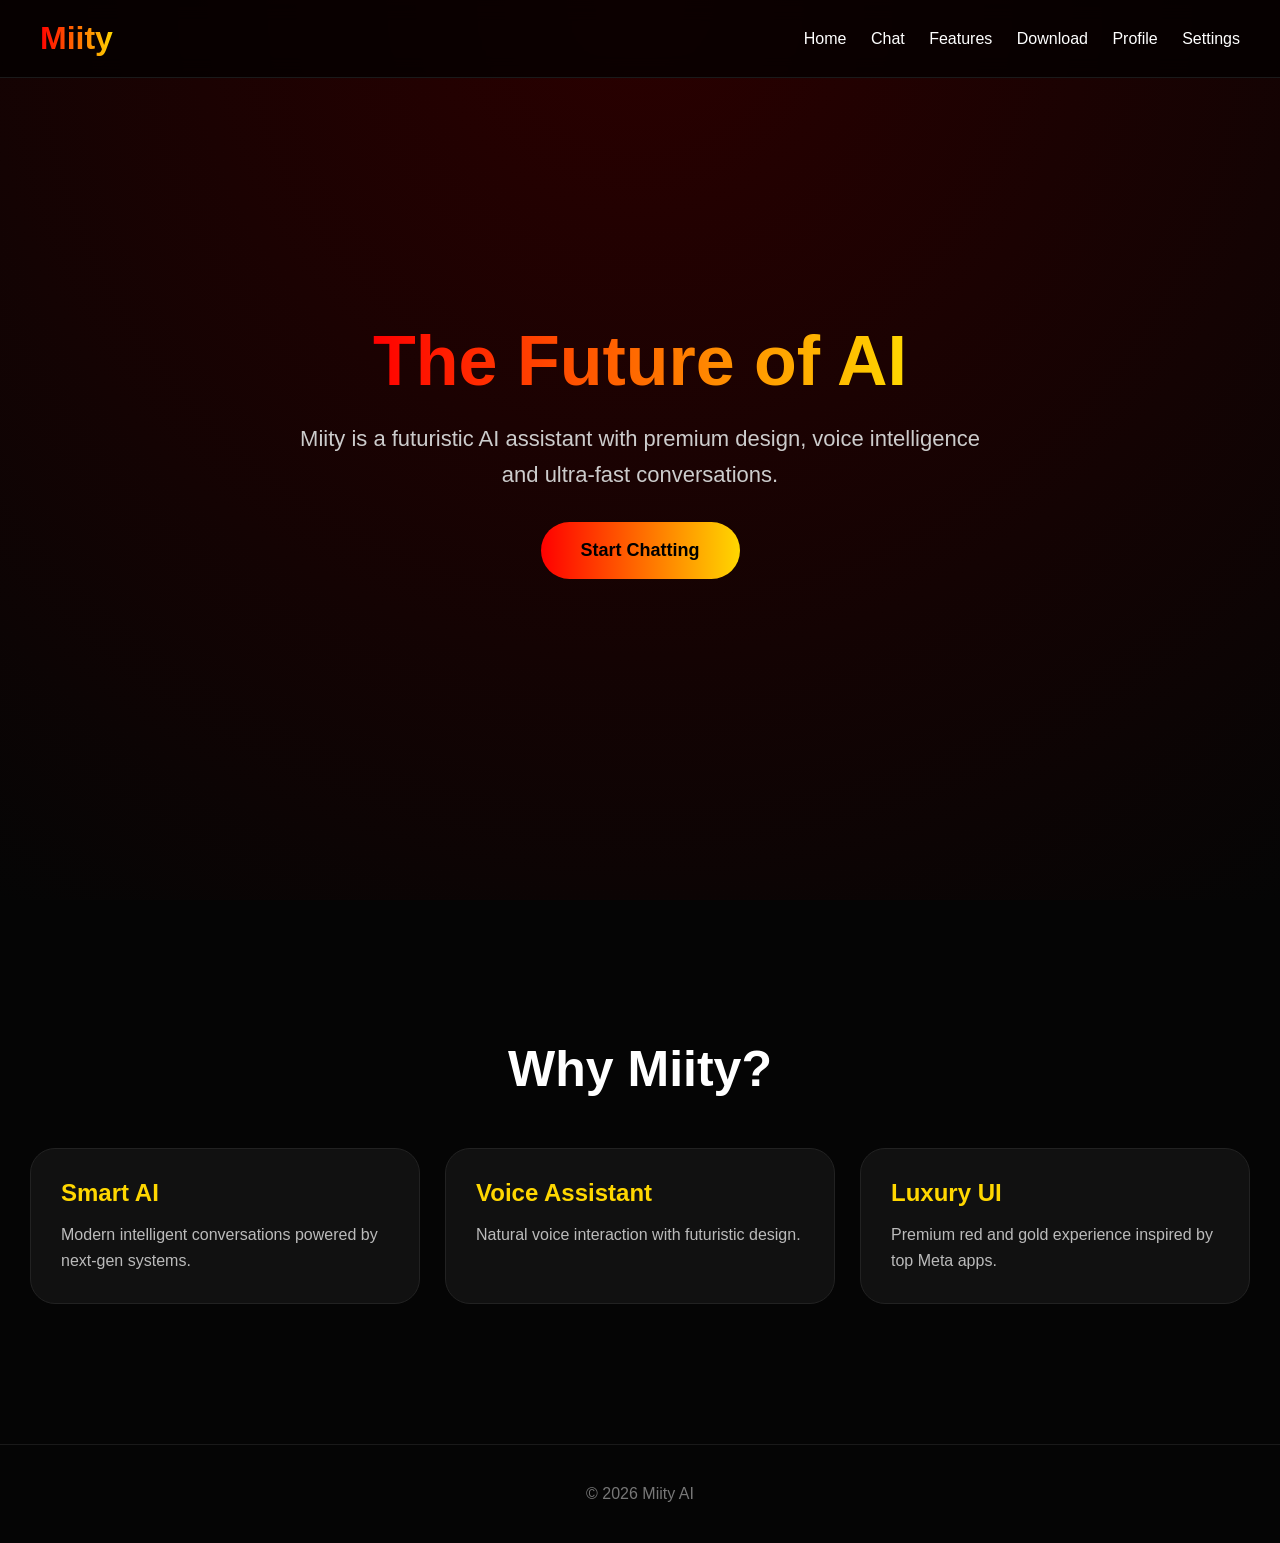
<file: index.html>
<!DOCTYPE html>
<html lang="en">
<head>
<meta charset="UTF-8">
<meta name="viewport" content="width=device-width, initial-scale=1.0">
<title>Miity AI</title>
<link rel="stylesheet" href="style.css">
</head>

<body>

<header>

<div class="logo">Miity</div>

<nav>
<a href="index.html">Home</a>
<a href="chat.html">Chat</a>
<a href="features.html">Features</a>
<a href="download.html">Download</a>
<a href="profile.html">Profile</a>
<a href="settings.html">Settings</a>
</nav>

</header>

<section class="hero">

<h1>The Future of AI</h1>

<p>
Miity is a futuristic AI assistant with premium design,
voice intelligence and ultra-fast conversations.
</p>

<button class="btn" onclick="location.href='chat.html'">
Start Chatting
</button>

</section>

<section class="section">

<h1 class="title">Why Miity?</h1>

<div class="cards">

<div class="card">
<h2>Smart AI</h2>
<p>Modern intelligent conversations powered by next-gen systems.</p>
</div>

<div class="card">
<h2>Voice Assistant</h2>
<p>Natural voice interaction with futuristic design.</p>
</div>

<div class="card">
<h2>Luxury UI</h2>
<p>Premium red and gold experience inspired by top Meta apps.</p>
</div>

</div>

</section>

<footer>
© 2026 Miity AI
</footer>

<script src="script.js"></script>

</body>
</html>
</file>
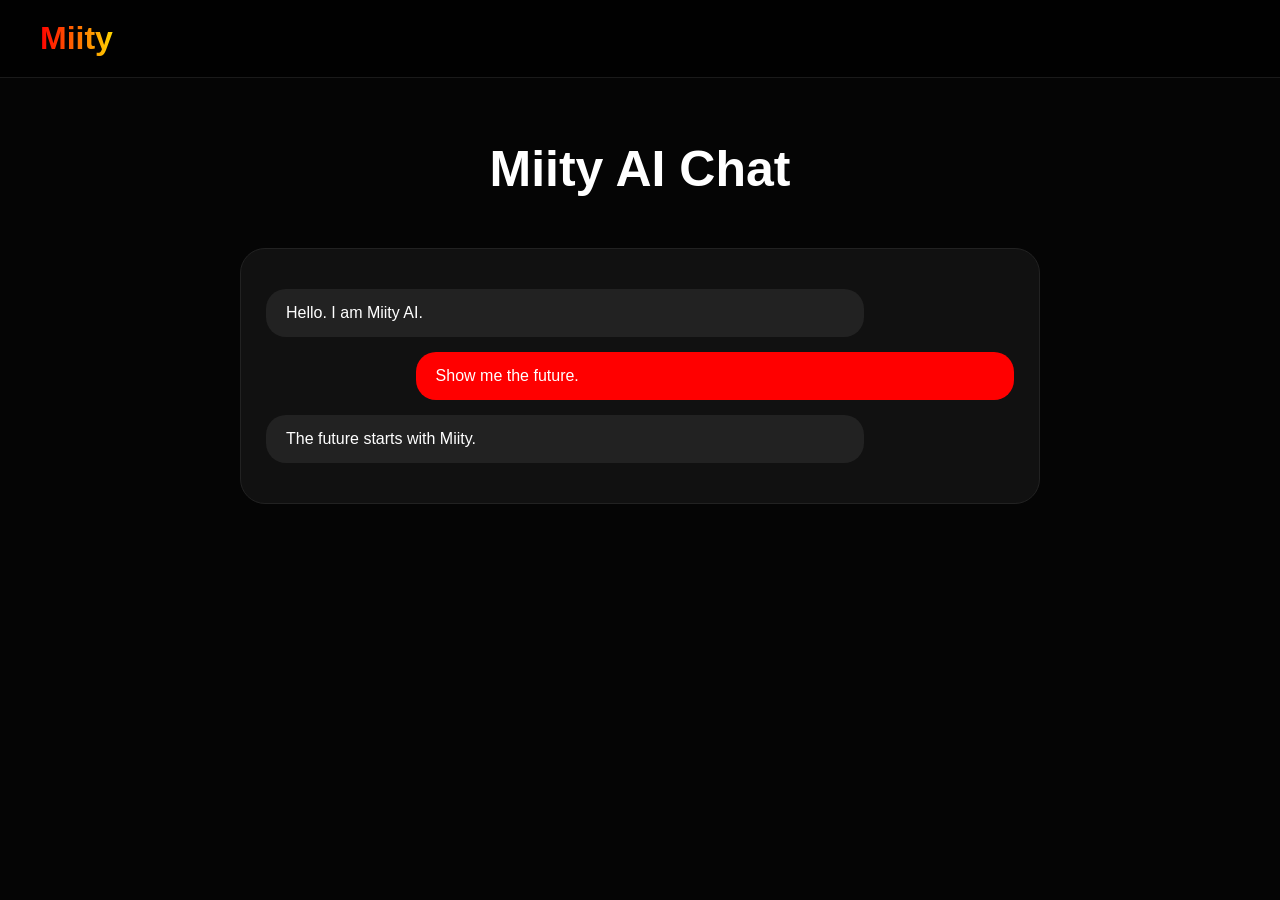
<file: chart.html>
<!DOCTYPE html>
<html lang="en">
<head>
<meta charset="UTF-8">
<meta name="viewport" content="width=device-width, initial-scale=1.0">
<title>Miity Chat</title>
<link rel="stylesheet" href="style.css">
</head>

<body>

<header>
<div class="logo">Miity</div>
</header>

<section class="section">

<h1 class="title">Miity AI Chat</h1>

<div class="fake-chat">

<div class="message ai">
Hello. I am Miity AI.
</div>

<div class="message user">
Show me the future.
</div>

<div class="message ai">
The future starts with Miity.
</div>

</div>

</section>

</body>
</html>
</file>
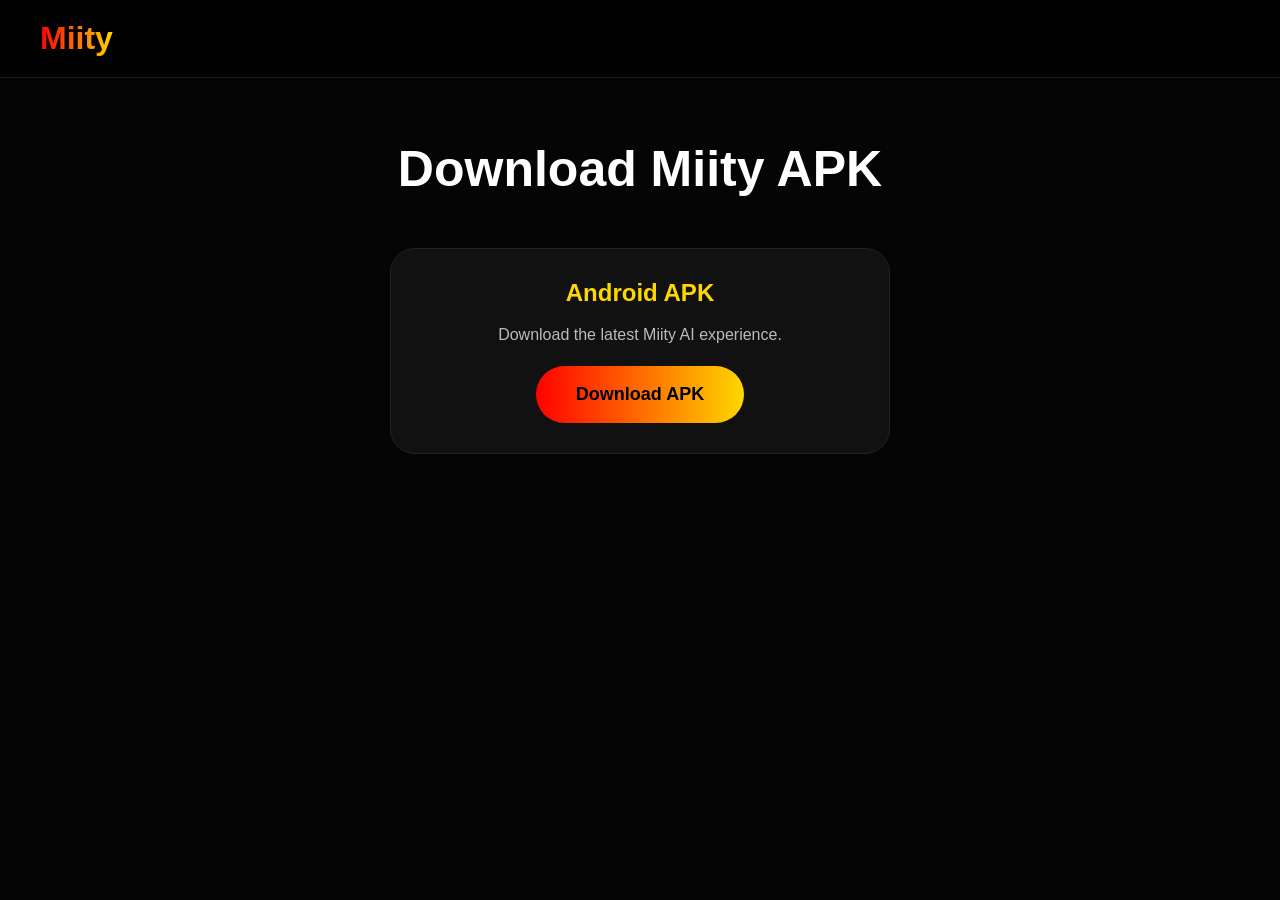
<file: download.html>
<!DOCTYPE html>
<html lang="en">
<head>
<meta charset="UTF-8">
<meta name="viewport" content="width=device-width, initial-scale=1.0">
<title>Download Miity</title>
<link rel="stylesheet" href="style.css">
</head>

<body>

<header>
<div class="logo">Miity</div>
</header>

<section class="section">

<h1 class="title">Download Miity APK</h1>

<div class="card" style="max-width:500px;margin:auto;text-align:center;">

<h2>Android APK</h2>

<p>
Download the latest Miity AI experience.
</p>

<br>

<button class="btn">
Download APK
</button>

</div>

</section>

</body>
</html>
</file>
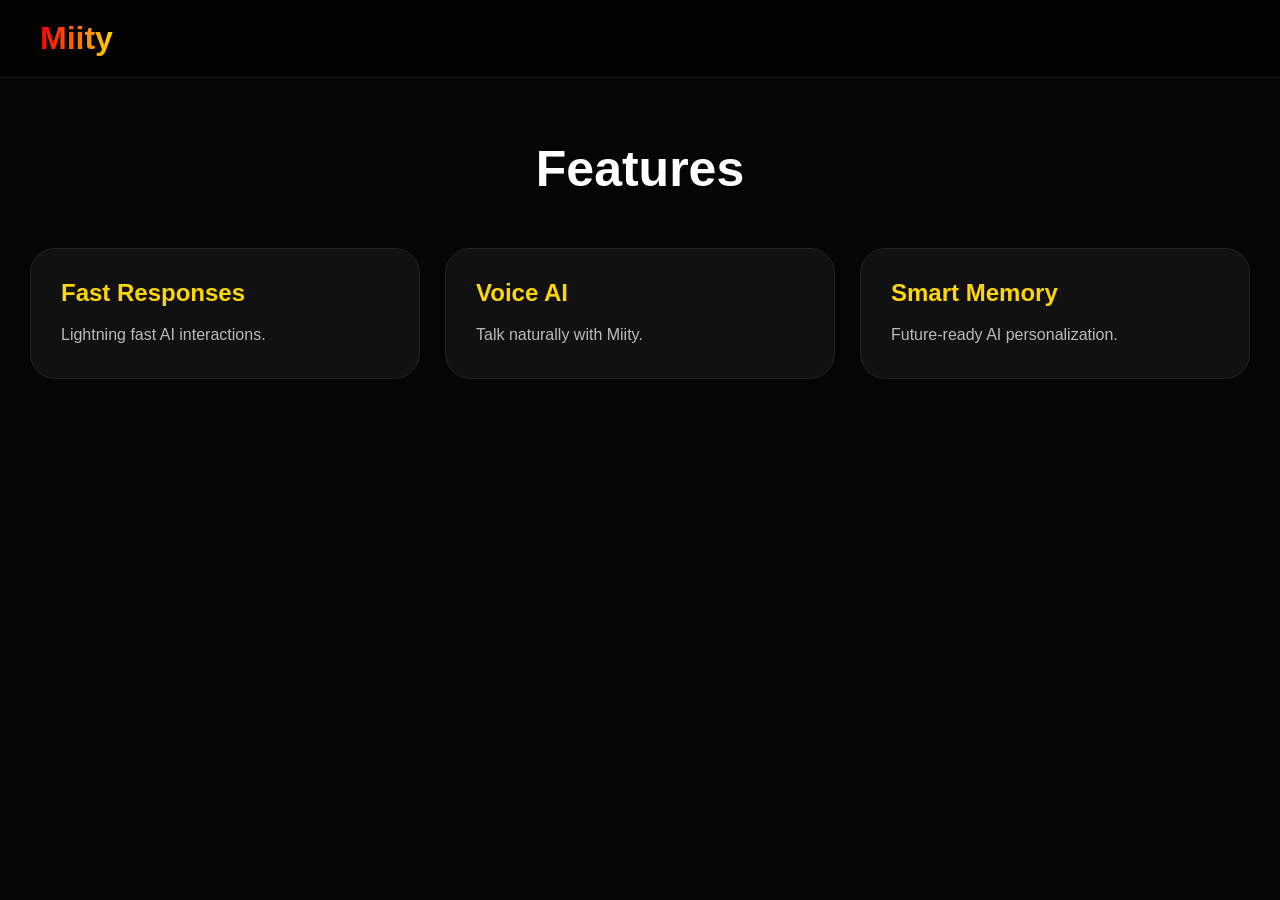
<file: features.html>
<!DOCTYPE html>
<html lang="en">
<head>
<meta charset="UTF-8">
<meta name="viewport" content="width=device-width, initial-scale=1.0">
<title>Miity Features</title>
<link rel="stylesheet" href="style.css">
</head>

<body>

<header>
<div class="logo">Miity</div>
</header>

<section class="section">

<h1 class="title">Features</h1>

<div class="cards">

<div class="card">
<h2>Fast Responses</h2>
<p>Lightning fast AI interactions.</p>
</div>

<div class="card">
<h2>Voice AI</h2>
<p>Talk naturally with Miity.</p>
</div>

<div class="card">
<h2>Smart Memory</h2>
<p>Future-ready AI personalization.</p>
</div>

</div>

</section>

</body>
</html>
</file>
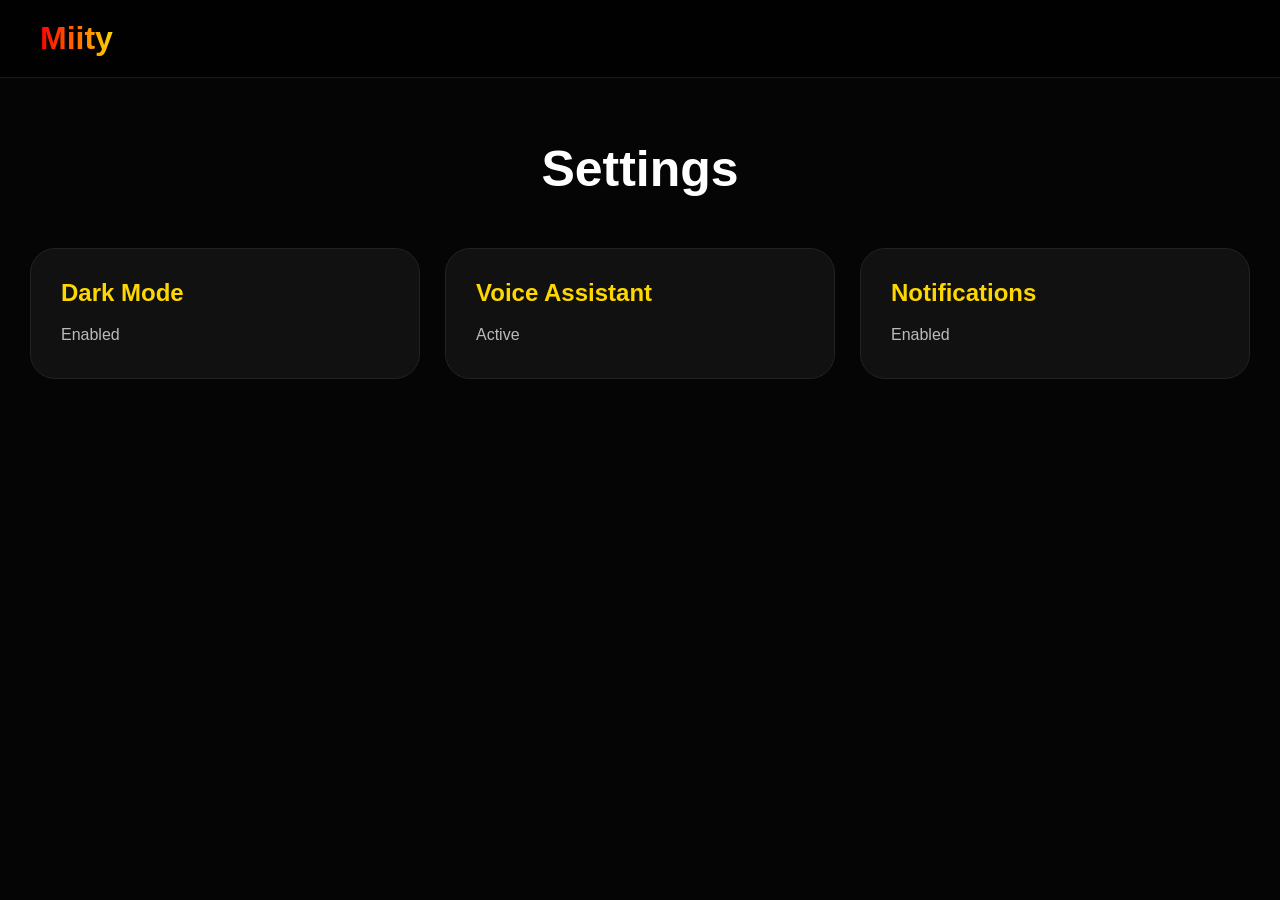
<file: settings.html>
<!DOCTYPE html>
<html lang="en">
<head>
<meta charset="UTF-8">
<meta name="viewport" content="width=device-width, initial-scale=1.0">
<title>Miity Settings</title>
<link rel="stylesheet" href="style.css">
</head>

<body>

<header>
<div class="logo">Miity</div>
</header>

<section class="section">

<h1 class="title">Settings</h1>

<div class="cards">

<div class="card">
<h2>Dark Mode</h2>
<p>Enabled</p>
</div>

<div class="card">
<h2>Voice Assistant</h2>
<p>Active</p>
</div>

<div class="card">
<h2>Notifications</h2>
<p>Enabled</p>
</div>

</div>

</section>

</body>
</html>
</file>
<file: style.css>
*{
margin:0;
padding:0;
box-sizing:border-box;
font-family:Arial,sans-serif;
}

body{
background:#050505;
color:white;
overflow-x:hidden;
}

header{
position:fixed;
top:0;
width:100%;
display:flex;
justify-content:space-between;
align-items:center;
padding:20px 40px;
background:rgba(0,0,0,0.7);
backdrop-filter:blur(10px);
z-index:1000;
border-bottom:1px solid #1a1a1a;
}

.logo{
font-size:32px;
font-weight:900;
background:linear-gradient(to right,#ff0000,#ffd700);
-webkit-background-clip:text;
-webkit-text-fill-color:transparent;
}

nav a{
text-decoration:none;
color:white;
margin-left:20px;
transition:0.3s;
}

nav a:hover{
color:#ffd700;
}

.hero{
height:100vh;
display:flex;
flex-direction:column;
justify-content:center;
align-items:center;
text-align:center;
padding:20px;
background:
radial-gradient(circle at top,#2a0000,#050505);
}

.hero h1{
font-size:70px;
font-weight:900;
background:linear-gradient(to right,#ff0000,#ffd700);
-webkit-background-clip:text;
-webkit-text-fill-color:transparent;
margin-bottom:20px;
}

.hero p{
max-width:700px;
font-size:22px;
line-height:1.6;
color:#ccc;
margin-bottom:30px;
}

.btn{
padding:18px 40px;
border:none;
border-radius:50px;
font-size:18px;
font-weight:bold;
cursor:pointer;
background:linear-gradient(to right,#ff0000,#ffd700);
color:black;
transition:0.3s;
}

.btn:hover{
transform:scale(1.05);
}

.section{
padding:140px 30px;
}

.title{
text-align:center;
font-size:50px;
margin-bottom:50px;
}

.cards{
display:grid;
grid-template-columns:repeat(auto-fit,minmax(250px,1fr));
gap:25px;
}

.card{
background:#111;
border:1px solid #222;
padding:30px;
border-radius:25px;
transition:0.3s;
}

.card:hover{
transform:translateY(-10px);
border-color:#ff0000;
}

.card h2{
margin-bottom:15px;
color:#ffd700;
}

.card p{
color:#bbb;
line-height:1.6;
}

.fake-chat{
max-width:800px;
margin:auto;
background:#111;
padding:25px;
border-radius:25px;
border:1px solid #222;
}

.message{
padding:15px 20px;
margin:15px 0;
border-radius:20px;
max-width:80%;
}

.user{
background:#ff0000;
margin-left:auto;
}

.ai{
background:#222;
}

footer{
padding:40px;
text-align:center;
border-top:1px solid #1a1a1a;
color:#777;
}

@media(max-width:768px){

.hero h1{
font-size:50px;
}

.hero p{
font-size:18px;
}

header{
padding:20px;
}

nav a{
margin-left:10px;
font-size:14px;
}

}
</file>
